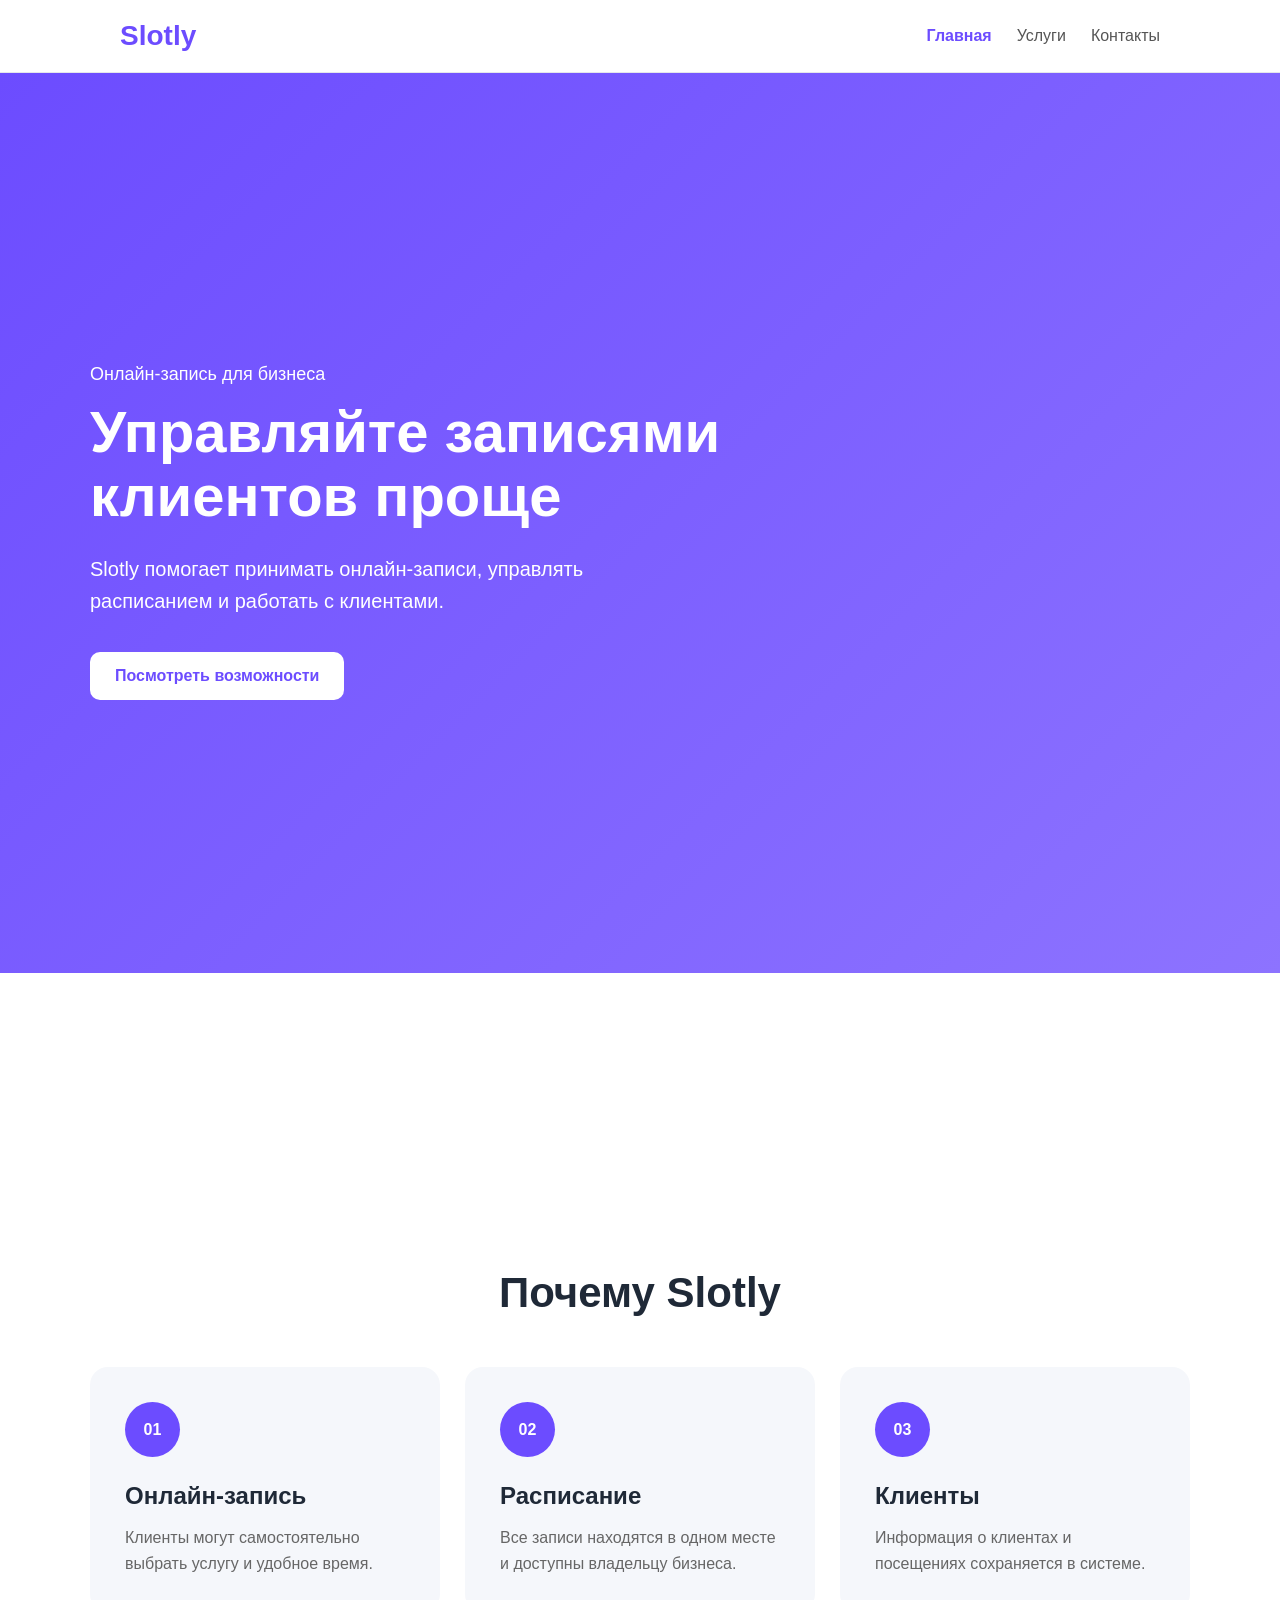
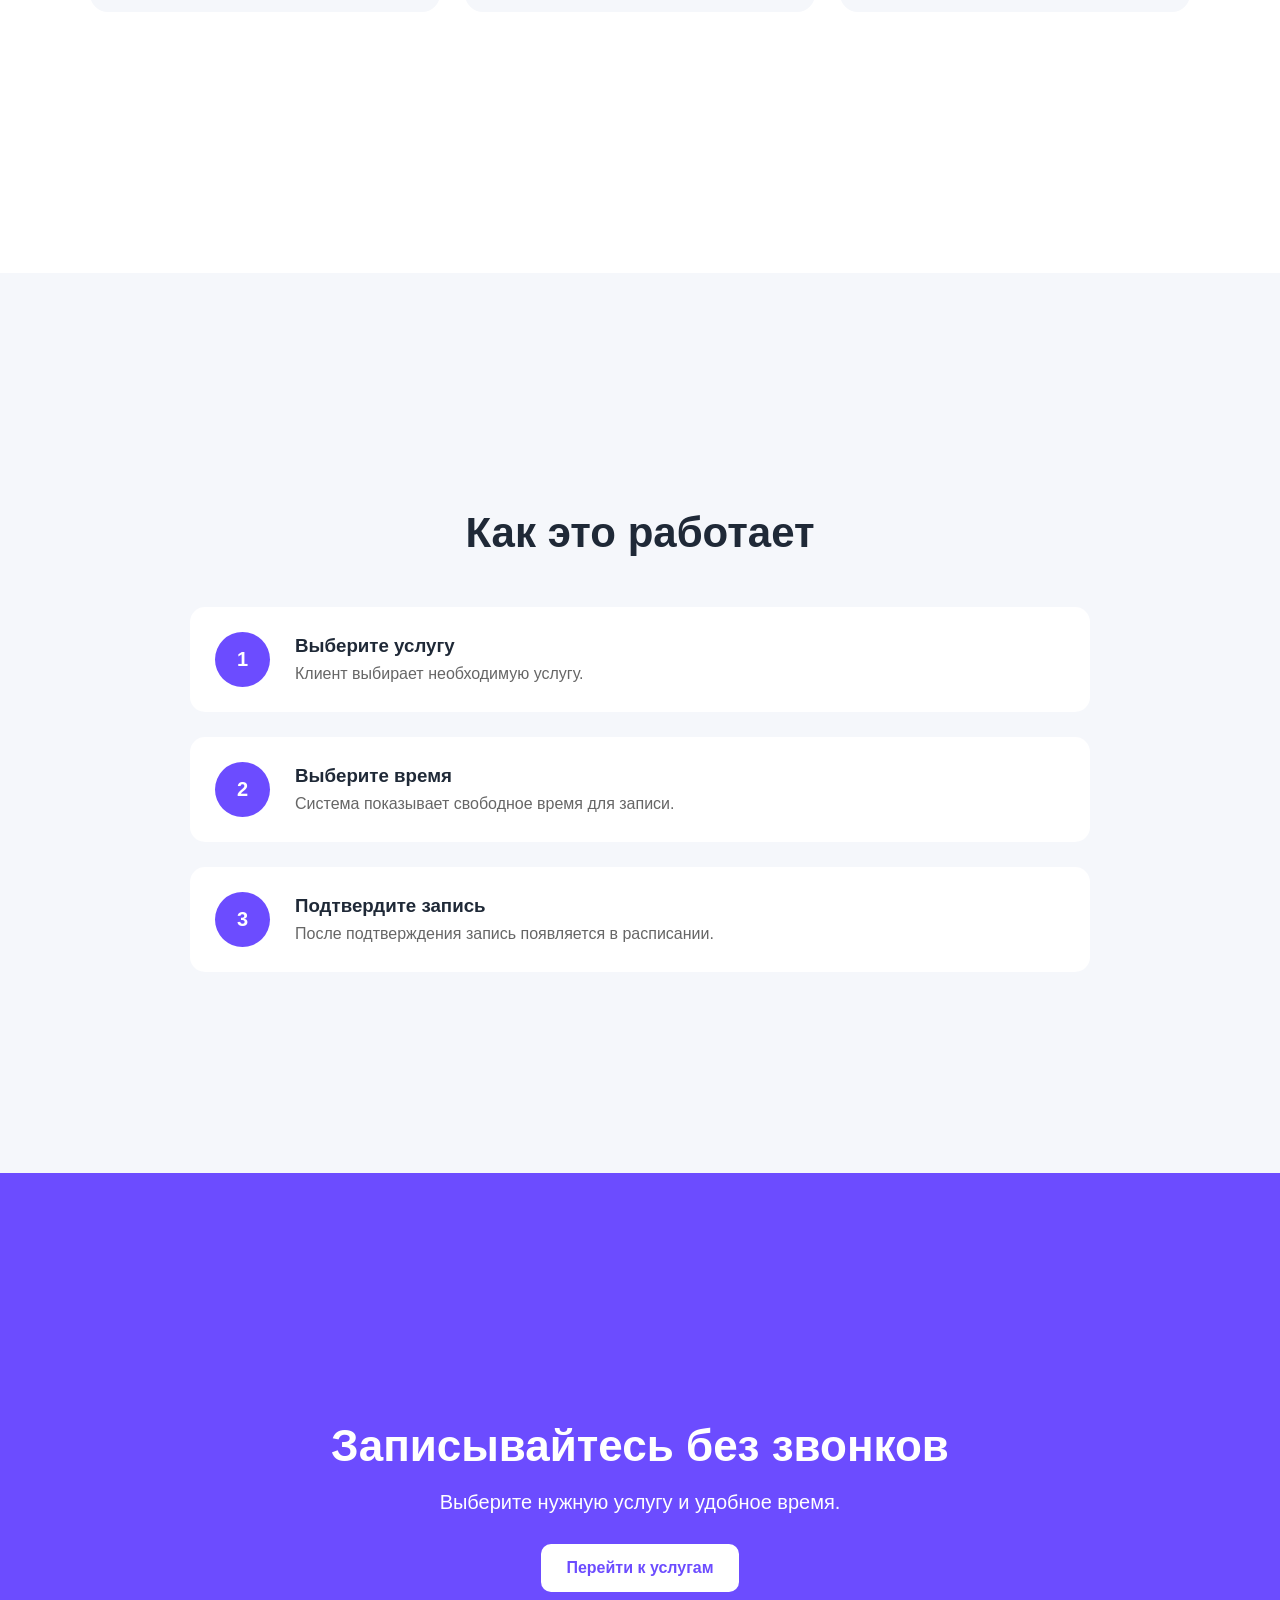
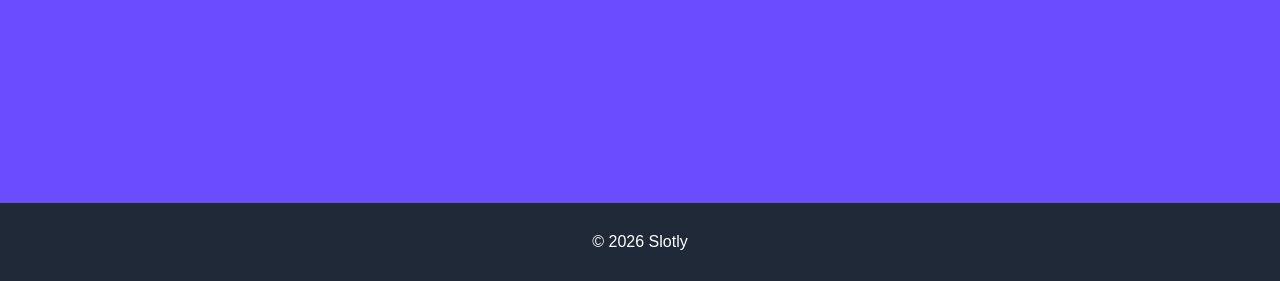
<file: index.html>
<!doctype html>
<html lang="ru">
  <head>
    <meta charset="UTF-8" />
    <meta name="viewport" content="width=device-width, initial-scale=1.0" />
    <title>Slotly — онлайн-запись</title>
    <link rel="stylesheet" href="style.css" />
  </head>

  <body class="page">
    <header class="header">
      <div class="header__container">
        <a class="header__logo" href="index.html"> Slotly </a>

        <nav class="header__nav">
          <a class="header__link header__link_active" href="index.html">
            Главная
          </a>

          <a class="header__link" href="services.html"> Услуги </a>

          <a class="header__link" href="contacts.html"> Контакты </a>
        </nav>
      </div>
    </header>

    <main>
      <section class="hero">
        <div class="hero__content">
          <p class="hero__subtitle">Онлайн-запись для бизнеса</p>

          <h1 class="hero__title">Управляйте записями клиентов проще</h1>

          <p class="hero__text">
            Slotly помогает принимать онлайн-записи, управлять расписанием и
            работать с клиентами.
          </p>

          <a class="button button_theme_primary" href="services.html">
            Посмотреть возможности
          </a>
        </div>
      </section>

      <section class="advantages">
        <div class="advantages__container">
          <h2 class="advantages__title">Почему Slotly</h2>

          <div class="advantages__list">
            <article class="card">
              <div class="card__icon">01</div>

              <h3 class="card__title">Онлайн-запись</h3>

              <p class="card__text">
                Клиенты могут самостоятельно выбрать услугу и удобное время.
              </p>
            </article>

            <article class="card">
              <div class="card__icon">02</div>

              <h3 class="card__title">Расписание</h3>

              <p class="card__text">
                Все записи находятся в одном месте и доступны владельцу бизнеса.
              </p>
            </article>

            <article class="card">
              <div class="card__icon">03</div>

              <h3 class="card__title">Клиенты</h3>

              <p class="card__text">
                Информация о клиентах и посещениях сохраняется в системе.
              </p>
            </article>
          </div>
        </div>
      </section>

      <section class="steps">
        <div class="steps__container">
          <h2 class="steps__title">Как это работает</h2>

          <div class="steps__list">
            <div class="step">
              <span class="step__number">1</span>

              <div class="step__content">
                <h3 class="step__title">Выберите услугу</h3>

                <p class="step__text">Клиент выбирает необходимую услугу.</p>
              </div>
            </div>

            <div class="step">
              <span class="step__number">2</span>

              <div class="step__content">
                <h3 class="step__title">Выберите время</h3>

                <p class="step__text">
                  Система показывает свободное время для записи.
                </p>
              </div>
            </div>

            <div class="step">
              <span class="step__number">3</span>

              <div class="step__content">
                <h3 class="step__title">Подтвердите запись</h3>

                <p class="step__text">
                  После подтверждения запись появляется в расписании.
                </p>
              </div>
            </div>
          </div>
        </div>
      </section>

      <section class="cta">
        <div class="cta__content">
          <h2 class="cta__title">Записывайтесь без звонков</h2>

          <p class="cta__text">Выберите нужную услугу и удобное время.</p>

          <a class="button button_theme_light" href="services.html">
            Перейти к услугам
          </a>
        </div>
      </section>
    </main>

    <footer class="footer">
      <p class="footer__text">© 2026 Slotly</p>
    </footer>
  </body>
</html>
</file>
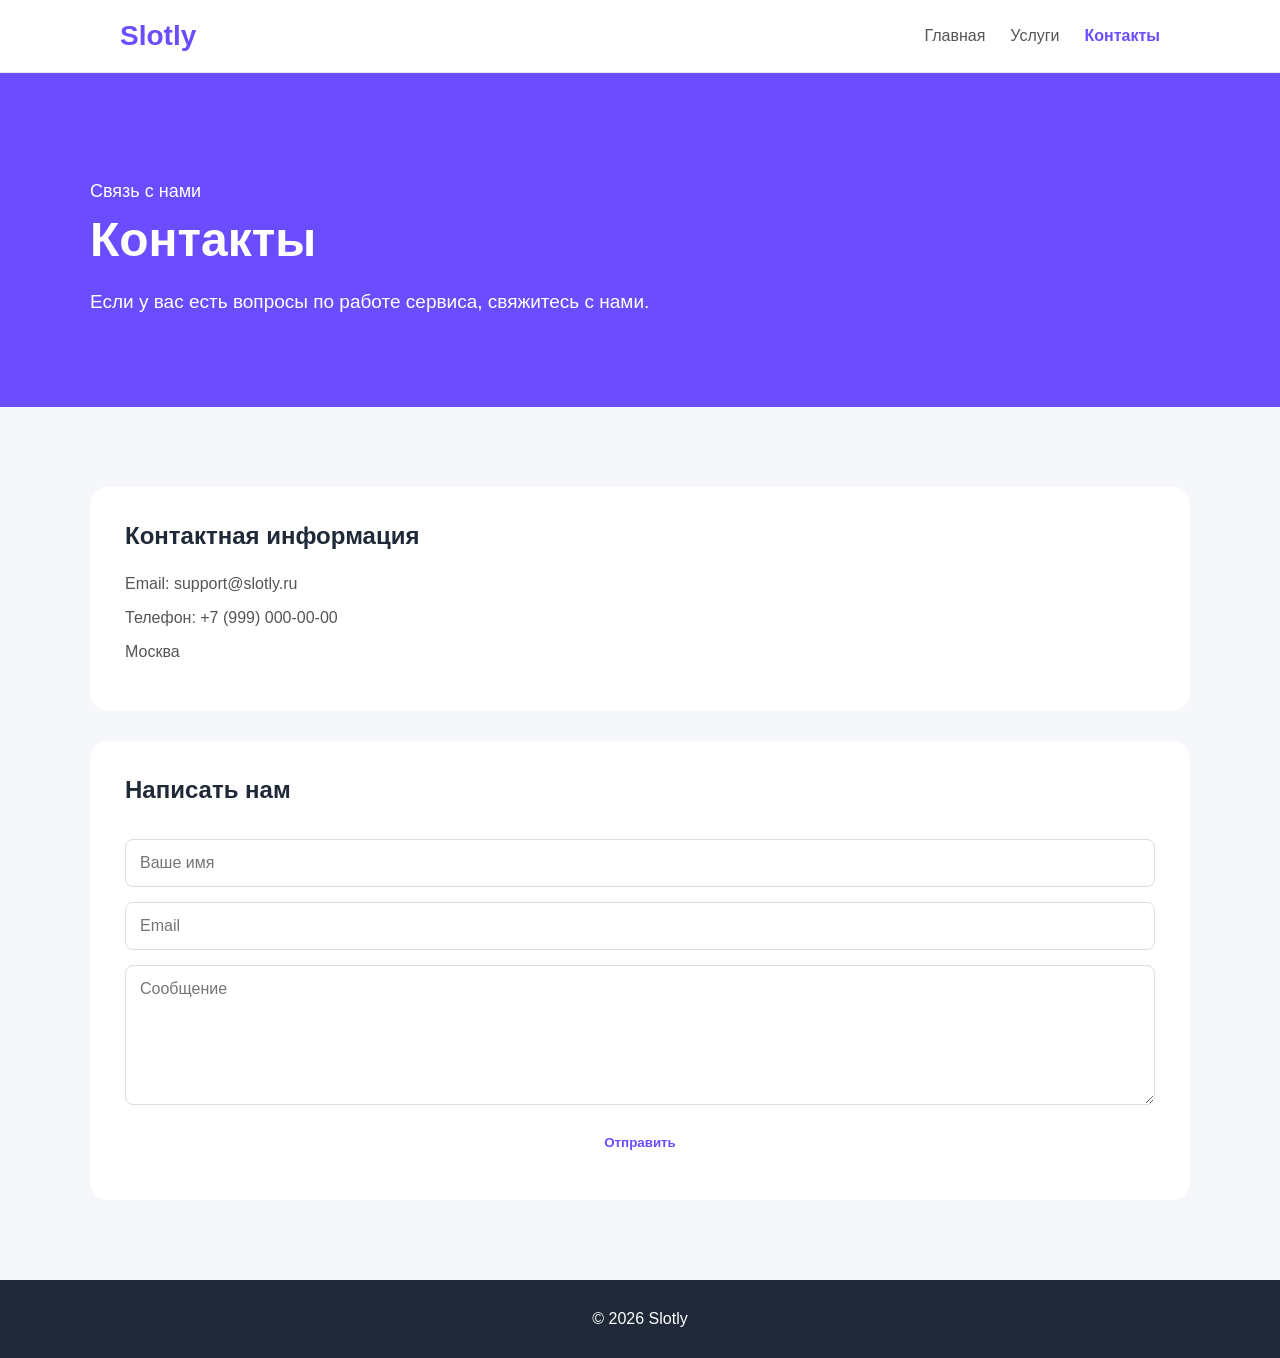
<file: contacts.html>
<!doctype html>
<html lang="ru">
  <head>
    <meta charset="UTF-8" />
    <meta name="viewport" content="width=device-width, initial-scale=1.0" />
    <title>Slotly — контакты</title>
    <link rel="stylesheet" href="style.css" />
  </head>

  <body class="page">
    <header class="header">
      <div class="header__container">
        <a class="header__logo" href="index.html"> Slotly </a>

        <nav class="header__nav">
          <a class="header__link" href="index.html"> Главная </a>

          <a class="header__link" href="services.html"> Услуги </a>

          <a class="header__link header__link_active" href="contacts.html">
            Контакты
          </a>
        </nav>
      </div>
    </header>

    <main>
      <section class="page-intro">
        <div class="page-intro__container">
          <p class="page-intro__subtitle">Связь с нами</p>

          <h1 class="page-intro__title">Контакты</h1>

          <p class="page-intro__text">
            Если у вас есть вопросы по работе сервиса, свяжитесь с нами.
          </p>
        </div>
      </section>

      <section class="contacts">
        <div class="contacts__container">
          <div class="contacts__card">
            <h2 class="contacts__title">Контактная информация</h2>

            <p class="contacts__item">Email: support@slotly.ru</p>

            <p class="contacts__item">Телефон: +7 (999) 000-00-00</p>

            <p class="contacts__item">Москва</p>
          </div>

          <form class="contact-form">
            <h2 class="contact-form__title">Написать нам</h2>

            <input
              class="contact-form__input"
              type="text"
              placeholder="Ваше имя"
            />

            <input
              class="contact-form__input"
              type="email"
              placeholder="Email"
            />

            <textarea
              class="contact-form__textarea"
              placeholder="Сообщение"
            ></textarea>

            <button
              class="button button_theme_primary contact-form__button"
              type="button"
            >
              Отправить
            </button>
          </form>
        </div>
      </section>
    </main>

    <footer class="footer">
      <p class="footer__text">© 2026 Slotly</p>
    </footer>
  </body>
</html>
</file>
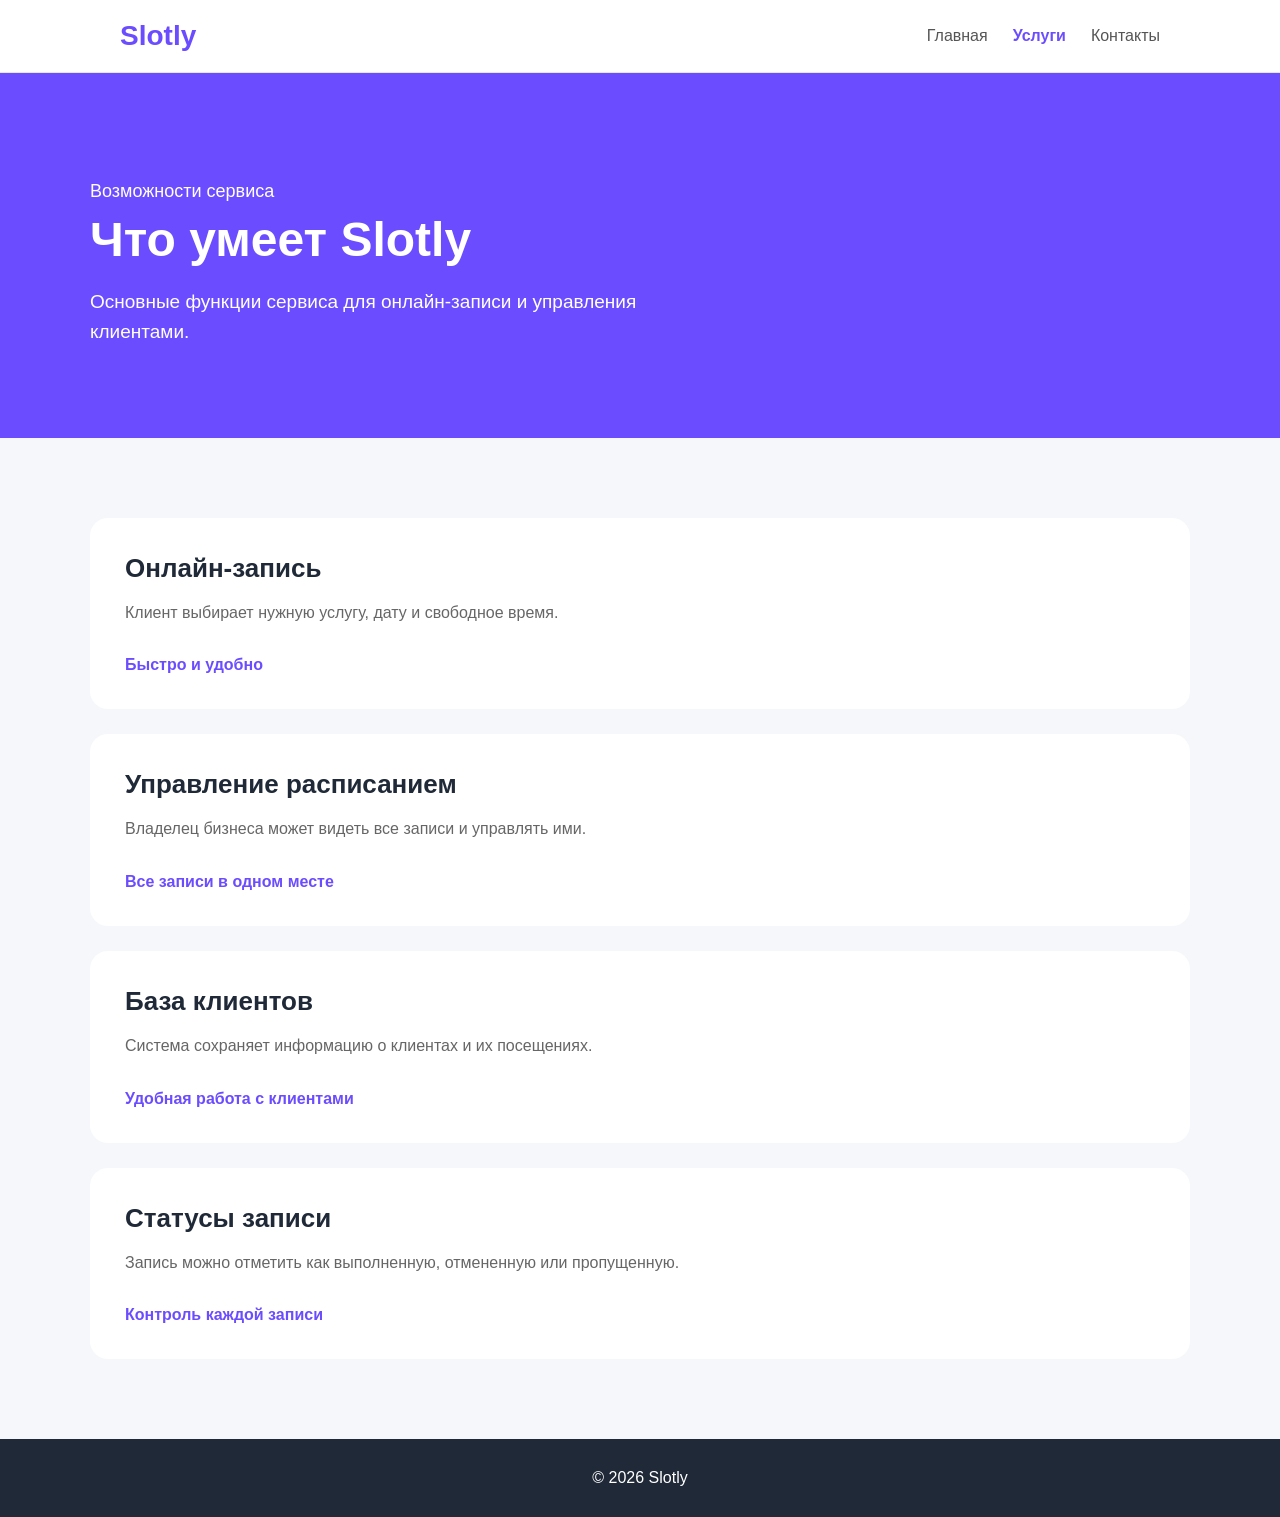
<file: services.html>
<!doctype html>
<html lang="ru">
  <head>
    <meta charset="UTF-8" />
    <meta name="viewport" content="width=device-width, initial-scale=1.0" />
    <title>Slotly — услуги</title>
    <link rel="stylesheet" href="style.css" />
  </head>

  <body class="page">
    <header class="header">
      <div class="header__container">
        <a class="header__logo" href="index.html"> Slotly </a>

        <nav class="header__nav">
          <a class="header__link" href="index.html"> Главная </a>

          <a class="header__link header__link_active" href="services.html">
            Услуги
          </a>

          <a class="header__link" href="contacts.html"> Контакты </a>
        </nav>
      </div>
    </header>

    <main>
      <section class="page-intro">
        <div class="page-intro__container">
          <p class="page-intro__subtitle">Возможности сервиса</p>

          <h1 class="page-intro__title">Что умеет Slotly</h1>

          <p class="page-intro__text">
            Основные функции сервиса для онлайн-записи и управления клиентами.
          </p>
        </div>
      </section>

      <section class="services">
        <div class="services__container">
          <div class="services__list">
            <article class="service-card">
              <h2 class="service-card__title">Онлайн-запись</h2>

              <p class="service-card__text">
                Клиент выбирает нужную услугу, дату и свободное время.
              </p>

              <span class="service-card__price"> Быстро и удобно </span>
            </article>

            <article class="service-card">
              <h2 class="service-card__title">Управление расписанием</h2>

              <p class="service-card__text">
                Владелец бизнеса может видеть все записи и управлять ими.
              </p>

              <span class="service-card__price">
                Все записи в одном месте
              </span>
            </article>

            <article class="service-card">
              <h2 class="service-card__title">База клиентов</h2>

              <p class="service-card__text">
                Система сохраняет информацию о клиентах и их посещениях.
              </p>

              <span class="service-card__price">
                Удобная работа с клиентами
              </span>
            </article>

            <article class="service-card">
              <h2 class="service-card__title">Статусы записи</h2>

              <p class="service-card__text">
                Запись можно отметить как выполненную, отмененную или
                пропущенную.
              </p>

              <span class="service-card__price"> Контроль каждой записи </span>
            </article>
          </div>
        </div>
      </section>
    </main>

    <footer class="footer">
      <p class="footer__text">© 2026 Slotly</p>
    </footer>
  </body>
</html>
</file>
<file: style.css>
* {
  box-sizing: border-box;
}

.page {
  margin: 0;
  font-family: Arial, sans-serif;
  background: #f5f7fb;
  color: #1f2937;
}

.header {
  background: #ffffff;
  border-bottom: 1px solid #e5e7eb;
}

.header__container {
  max-width: 1100px;
  margin: 0 auto;
  padding: 20px 30px;

  display: flex;
  justify-content: space-between;
  align-items: center;
}

.header__logo {
  text-decoration: none;
  font-size: 28px;
  font-weight: bold;
  color: #6c4cff;
}

.header__nav {
  display: flex;
  gap: 25px;
}

.header__link {
  text-decoration: none;
  color: #555;
}

.header__link:hover {
  color: #6c4cff;
}

.header__link_active {
  color: #6c4cff;
  font-weight: bold;
}

.hero {
  min-height: 100vh;

  display: flex;
  align-items: center;

  padding: 60px 30px;

  background: linear-gradient(135deg, #6c4cff, #8d73ff);

  color: white;
}

.hero__content {
  max-width: 1100px;
  width: 100%;
  margin: 0 auto;
}

.hero__subtitle {
  font-size: 18px;
  margin-bottom: 15px;
}

.hero__title {
  max-width: 700px;
  margin: 0 0 25px;

  font-size: 58px;
  line-height: 1.1;
}

.hero__text {
  max-width: 600px;

  margin-bottom: 35px;

  font-size: 20px;
  line-height: 1.6;
}

.button {
  display: inline-block;

  padding: 15px 25px;

  border-radius: 10px;

  font-weight: bold;
  text-decoration: none;

  transition: 0.2s;
}

.button:hover {
  transform: translateY(-2px);
}

.button_theme_primary {
  background: white;
  color: #6c4cff;
}

.button_theme_light {
  background: white;
  color: #6c4cff;
}

.advantages {
  min-height: 100vh;

  display: flex;
  align-items: center;

  padding: 80px 30px;

  background: #ffffff;
}

.advantages__container {
  max-width: 1100px;
  width: 100%;
  margin: 0 auto;
}

.advantages__title {
  margin-bottom: 50px;

  text-align: center;
  font-size: 42px;
}

.advantages__list {
  display: flex;
  gap: 25px;
}

.card {
  flex: 1;

  padding: 35px;

  background: #f5f7fb;

  border-radius: 18px;
}

.card__icon {
  width: 55px;
  height: 55px;

  margin-bottom: 25px;

  display: flex;
  justify-content: center;
  align-items: center;

  border-radius: 50%;

  background: #6c4cff;
  color: white;

  font-weight: bold;
}

.card__title {
  margin-bottom: 15px;
  font-size: 24px;
}

.card__text {
  margin: 0;

  color: #666;

  line-height: 1.6;
}

.steps {
  min-height: 100vh;

  display: flex;
  align-items: center;

  padding: 80px 30px;

  background: #f5f7fb;
}

.steps__container {
  max-width: 900px;
  width: 100%;
  margin: 0 auto;
}

.steps__title {
  margin-bottom: 50px;

  text-align: center;
  font-size: 42px;
}

.steps__list {
  display: flex;
  flex-direction: column;

  gap: 25px;
}

.step {
  display: flex;
  align-items: center;
  gap: 25px;

  padding: 25px;

  background: white;

  border-radius: 15px;
}

.step__number {
  min-width: 55px;
  height: 55px;

  display: flex;
  justify-content: center;
  align-items: center;

  border-radius: 50%;

  background: #6c4cff;
  color: white;

  font-size: 20px;
  font-weight: bold;
}

.step__title {
  margin: 0 0 8px;
}

.step__text {
  margin: 0;

  color: #666;
}

.cta {
  min-height: 70vh;

  display: flex;
  justify-content: center;
  align-items: center;

  padding: 80px 30px;

  background: #6c4cff;

  color: white;
}

.cta__content {
  text-align: center;
}

.cta__title {
  margin-bottom: 15px;

  font-size: 44px;
}

.cta__text {
  margin-bottom: 30px;

  font-size: 20px;
}

.footer {
  padding: 30px;

  background: #1f2937;
  color: white;

  text-align: center;
}

.footer__text {
  margin: 0;
}

.page-intro {
  padding: 90px 30px;
  background: #6c4cff;
  color: white;
}

.page-intro__container {
  max-width: 1100px;
  margin: 0 auto;
}

.page-intro__subtitle {
  margin-bottom: 10px;
  font-size: 18px;
}

.page-intro__title {
  margin: 0 0 20px;
  font-size: 48px;
}

.page-intro__text {
  max-width: 600px;
  margin: 0;
  font-size: 19px;
  line-height: 1.6;
}

.services {
  padding: 80px 30px;
}

.services__container {
  max-width: 1100px;
  margin: 0 auto;
}

.services__list {
  display: grid;
  grid-template-columns: 1fr;
  gap: 25px;
}

.service-card {
  padding: 35px;
  background: white;
  border-radius: 18px;
}

.service-card__title {
  margin-top: 0;
  margin-bottom: 15px;
  font-size: 26px;
}

.service-card__text {
  color: #666;
  line-height: 1.6;
}

.service-card__price {
  display: inline-block;
  margin-top: 15px;
  color: #6c4cff;
  font-weight: bold;
}

.contacts {
  padding: 80px 30px;
}

.contacts__container {
  max-width: 1100px;
  margin: 0 auto;

  display: grid;
  grid-template-columns: 1fr;
  gap: 30px;
}

.contacts__card {
  padding: 35px;
  background: white;
  border-radius: 18px;
}

.contacts__title {
  margin-top: 0;
  margin-bottom: 25px;
}

.contacts__item {
  margin-bottom: 15px;
  color: #555;
}

.contact-form {
  padding: 35px;

  display: flex;
  flex-direction: column;
  gap: 15px;

  background: white;
  border-radius: 18px;
}

.contact-form__title {
  margin-top: 0;
}

.contact-form__input,
.contact-form__textarea {
  width: 100%;
  padding: 14px;

  border: 1px solid #ddd;
  border-radius: 8px;

  font: inherit;
}

.contact-form__textarea {
  min-height: 140px;
  resize: vertical;
}

.contact-form__button {
  border: none;
  cursor: pointer;
}

@media (max-width: 768px) {
  .header__container {
    flex-direction: column;
    gap: 15px;
  }

  .hero__title {
    font-size: 40px;
  }

  .advantages__list {
    flex-direction: column;
  }

  .advantages__title,
  .steps__title,
  .cta__title {
    font-size: 34px;
  }
}
</file>
